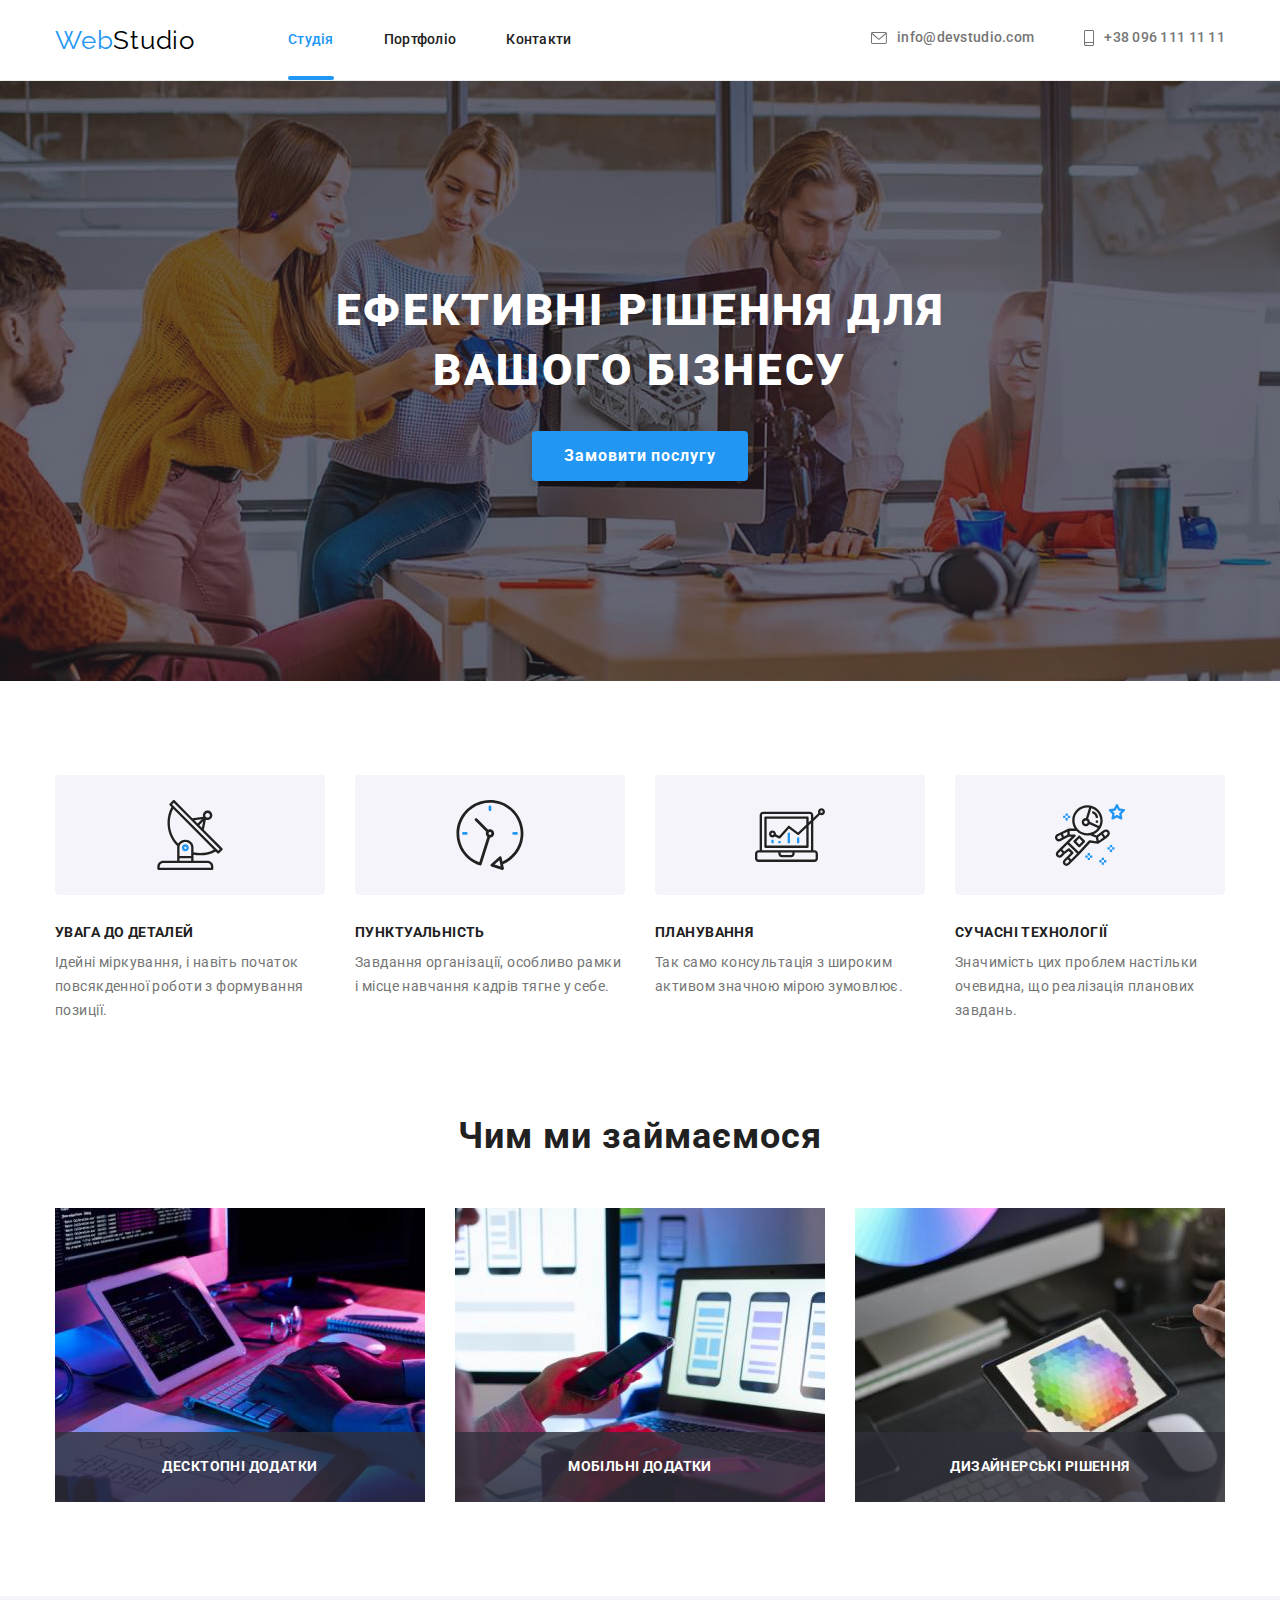
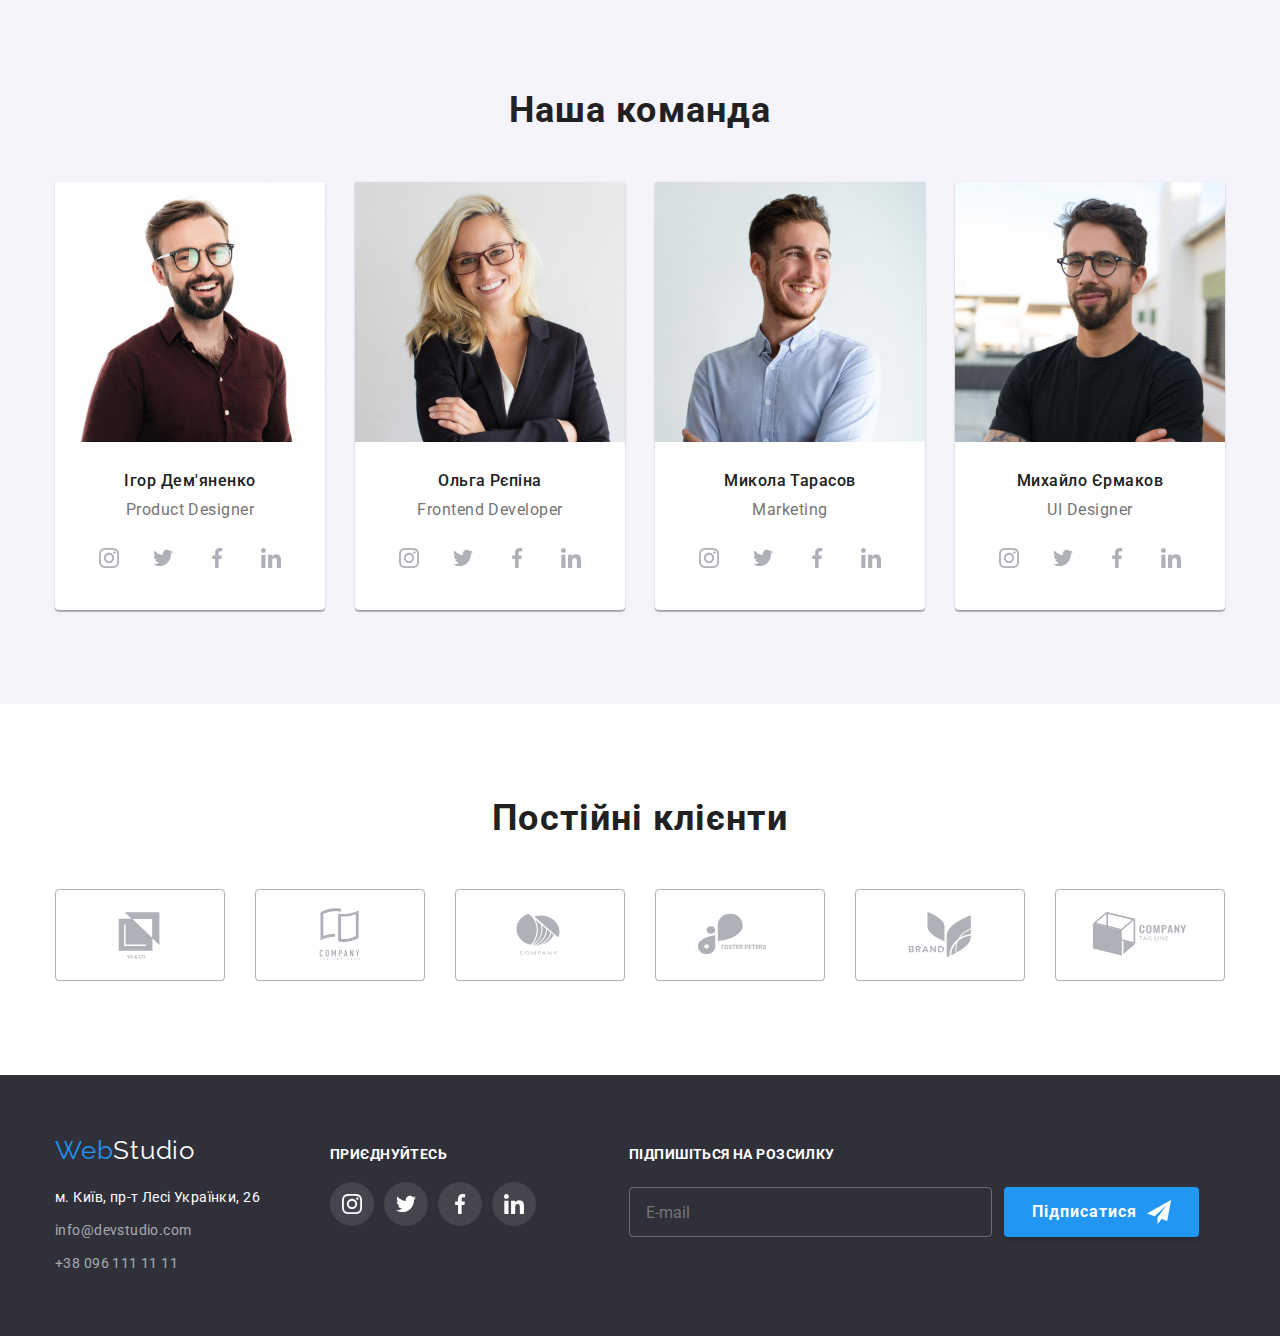
<file: index.html>
<!DOCTYPE html>
<html lang="uk">
  <head>
    <meta charset="UTF-8" />
    <meta http-equiv="X-UA-Compatible" content="IE=edge" />
    <meta name="viewport" content="width=device-width, initial-scale=1.0" />
    <link rel="preconnect" href="https://fonts.googleapis.com" />
    <link rel="preconnect" href="https://fonts.gstatic.com" crossorigin />
    <link
      href="https://fonts.googleapis.com/css2?family=Raleway:wght@700&family=Roboto:wght@400;500;700;900&display=swap"
      rel="stylesheet"
    />
    <link
      rel="stylesheet"
      href="https://cdnjs.cloudflare.com/ajax/libs/modern-normalize/1.1.0/modern-normalize.min.css"
    />
    <link rel="stylesheet" href="./css/main.min.css" />
    <title>Студія</title>
  </head>
  <body>
    <header class="header">
      <div class="container">
        <nav class="site-nav">
          <a href="./index.html" class="logo">Web<span class="label">Studio</span></a>
          <ul class="site-nav__list list-none">
            <li class="site-nav__item"><a href="./index.html" class="site-nav__link site-nav__link--current">Студія</a></li>
            <li class="site-nav__item"><a href="./portfolio.html" class="site-nav__link">Портфоліо</a></li>
            <li class="site-nav__item"><a href="" class="site-nav__link">Контакти</a></li>
          </ul>
          <ul class="contact-list list-none">
            <li class="contact-list__item item">
              <a href="mailto:info@devstudio.com" class="contact-list__link">
                <svg width="16" height="12" class="contact-list__icon">
                  <use href="./images/icons.svg#icon-envelope"></use></svg
                >info@devstudio.com</a
              >
            </li>
            <li class="contact-list__item item">
              <a href="tel:+380961111111" class="contact-list__link">
                <svg width="10" height="16" class="contact-list__icon">
                  <use href="./images/icons.svg#icon-smartphone"></use></svg
                >+38 096 111 11 11</a
              >
            </li>
          </ul>
        </nav>
      </div>
    </header>
    <main>
      <section class="hero">
        <div class="hero__container">
          <h1 class="hero__title">
            Ефективні рішення для <br />
            вашого бізнесу
          </h1>
          <button type="button" class="hero__button" data-modal-open >Замовити послугу</button>
        </div>
      </section>
      <section class="ideology section">
        <div class="container">
          <h2 class="ideology__title">Ідеологія компанії</h2>
          <ul class="ideology__list list-none">
            <li class="ideology__item">
              <div class="ideology__container">
                <svg width="70" height="70" class="ideology-icon">
                  <use href="./images/icons.svg#icon-antenna"></use>
                </svg>
              </div>
              <h3 class="ideology__subtitle">УВАГА ДО ДЕТАЛЕЙ</h3>
              <p class="ideology__text">Ідейні міркування, і навіть початок повсякденної роботи з формування позиції.</p>
            </li>
            <li class="ideology__item">
              <div class="ideology__container">
                <svg width="70" height="70" class="ideology-icon">
                  <use href="./images/icons.svg#icon-clock"></use>
                </svg>
              </div>
              <h3 class="ideology__subtitle">ПУНКТУАЛЬНІСТЬ</h3>
              <p class="ideology__text">Завдання організації, особливо рамки і місце навчання кадрів тягне у себе.</p>
            </li>
            <li class="ideology__item">
              <div class="ideology__container">
                <svg width="70" height="70" class="ideology-icon">
                  <use href="./images/icons.svg#icon-diagram"></use>
                </svg>
              </div>
              <h3 class="ideology__subtitle">ПЛАНУВАННЯ</h3>
              <p class="ideology__text">Так само консультація з широким активом значною мірою зумовлює.</p>
            </li>
            <li class="ideology__item">
              <div class="ideology__container">
                <svg width="70" height="70" class="ideology-icon">
                  <use href="./images/icons.svg#icon-astronaut"></use>
                </svg>
              </div>
              <h3 class="ideology__subtitle">СУЧАСНІ ТЕХНОЛОГІЇ</h3>
              <p class="ideology__text">Значимість цих проблем настільки очевидна, що реалізація планових завдань.</p>
            </li>
          </ul>
        </div>
      </section>
      <section class="work section">
        <div class="container">
          <h2 class="work__title">Чим ми займаємося</h2>
          <ul class="work__list list-none">
            <li class="item">
              <div class="work__thumb">
                <div class="work__overlay"><p class="work__text">Десктопні додатки</p></div>
                <img src="./images/box1.jpg" alt="Десктопні додатки" width="370" class="work-image" />
            </div>
            </li>
            <li class="item">
              <div class="work__thumb">
                <div class="work__overlay"><p class="work__text">Мобільні додатки</p></div>
                <img src="./images/box2.jpg" alt="Мобільні додатки" width="370" class="work-image" />
            </div>
            </li>
            <li class="item">
            <div class="work__thumb">
              <div class="work__overlay"><p class="work__text">Дизайнерські рішення</p></div>
              <img src="./images/box3.jpg" alt="Дизайнерські рішення" width="370" class="work-image" />
            </li>
            </div>
          </ul>
        </div>
      </section>
      <section class="team section">
        <div class="container">
          <h2 class="team__title">Наша команда</h2>
          <ul class="team__list list-none">
            <li class="item">
              <div class="team__card">
                <img src="./images/img1.jpg" alt="працівник" width="270" />
                <div class="team__content">
                  <h3 class="team__subtitle">Ігор Дем'яненко</h3>
                  <p class="team__text">Product Designer</p>
                  <ul class="soc-list list-none">
                    <li class="soc-list__item">
                      <a href="" class="soc-list__link">
                        <svg width="20" height="20" class="soc-list__icons">
                          <use href="./images/icons.svg#icon-instagram"></use>
                        </svg>
                      </a>
                    </li>
                    <li class="soc-list__item">
                      <a href="" class="soc-list__link">
                        <svg width="20" height="20" class="soc-list__icons">
                          <use href="./images/icons.svg#icon-twitter"></use>
                        </svg>
                      </a>
                    </li>
                    <li class="soc-list__item">
                      <a href="" class="soc-list__link">
                        <svg width="20" height="20" class="soc-list__icons">
                          <use href="./images/icons.svg#icon-facebook"></use>
                        </svg>
                      </a>
                    </li>
                    <li class="soc-list__item">
                      <a href="" class="soc-list__link">
                        <svg width="20" height="20" class="soc-list__icons">
                          <use href="./images/icons.svg#icon-linkedin"></use>
                        </svg>
                      </a>
                    </li>
                  </ul>
                </div>
              </div>
            </li>
            <li class="item">
              <div class="team__card">
                <img src="./images/img2.jpg" alt="працівник" width="270" />
                <div class="team__content">
                  <h3 class="team__subtitle">Ольга Рєпіна</h3>
                  <p class="team__text">Frontend Developer</p>
                  <ul class="soc-list list-none">
                    <li class="soc-list__item">
                      <a href="" class="soc-list__link">
                        <svg width="20" height="20" class="soc-list__icons">
                          <use href="./images/icons.svg#icon-instagram"></use>
                        </svg>
                      </a>
                    </li>
                    <li class="soc-list__item">
                      <a href="" class="soc-list__link">
                        <svg width="20" height="20" class="soc-list__icons">
                          <use href="./images/icons.svg#icon-twitter"></use>
                        </svg>
                      </a>
                    </li>
                    <li class="soc-list__item">
                      <a href="" class="soc-list__link">
                        <svg width="20" height="20" class="soc-list__icons">
                          <use href="./images/icons.svg#icon-facebook"></use>
                        </svg>
                      </a>
                    </li>
                    <li class="soc-list__item">
                      <a href="" class="soc-list__link">
                        <svg width="20" height="20" class="soc-list__icons">
                          <use href="./images/icons.svg#icon-linkedin"></use>
                        </svg>
                      </a>
                    </li>
                  </ul>
                </div>
              </div>
            </li>
            <li class="item">
              <div class="team__card">
                <img src="./images/img3.jpg" alt="працівник" width="270" />
                <div class="team__content">
                  <h3 class="team__subtitle">Микола Тарасов</h3>
                  <p class="team__text">Marketing</p>
                  <ul class="soc-list list-none">
                    <li class="soc-list__item">
                      <a href="" class="soc-list__link">
                        <svg width="20" height="20" class="soc-list__icons">
                          <use href="./images/icons.svg#icon-instagram"></use>
                        </svg>
                      </a>
                    </li>
                    <li class="soc-list__item">
                      <a href="" class="soc-list__link">
                        <svg width="20" height="20" class="soc-list__icons">
                          <use href="./images/icons.svg#icon-twitter"></use>
                        </svg>
                      </a>
                    </li>
                    <li class="soc-list__item">
                      <a href="" class="soc-list__link">
                        <svg width="20" height="20" class="soc-list__icons">
                          <use href="./images/icons.svg#icon-facebook"></use>
                        </svg>
                      </a>
                    </li>
                    <li class="soc-list__item">
                      <a href="" class="soc-list__link">
                        <svg width="20" height="20" class="soc-list__icons">
                          <use href="./images/icons.svg#icon-linkedin"></use>
                        </svg>
                      </a>
                    </li>
                  </ul>
                </div>
              </div>
            </li>
            <li class="item">
              <div class="team__card">
                <img src="./images/img4.jpg" alt="працівник" width="270" />
                <div class="team__content">
                  <h3 class="team__subtitle">Михайло Єрмаков</h3>
                  <p class="team__text">UI Designer</p>
                  <ul class="soc-list list-none">
                    <li class="soc-list__item">
                      <a href="" class="soc-list__link">
                        <svg width="20" height="20" class="soc-list__icons">
                          <use href="./images/icons.svg#icon-instagram"></use>
                        </svg>
                      </a>
                    </li>
                    <li class="soc-list__item">
                      <a href="" class="soc-list__link">
                        <svg width="20" height="20" class="soc-list__icons">
                          <use href="./images/icons.svg#icon-twitter"></use>
                        </svg>
                      </a>
                    </li>
                    <li class="soc-list__item">
                      <a href="" class="soc-list__link">
                        <svg width="20" height="20" class="soc-list__icons">
                          <use href="./images/icons.svg#icon-facebook"></use>
                        </svg>
                      </a>
                    </li>
                    <li class="soc-list__item">
                      <a href="" class="soc-list__link">
                        <svg width="20" height="20" class="soc-list__icons">
                          <use href="./images/icons.svg#icon-linkedin"></use>
                        </svg>
                      </a>
                    </li>
                  </ul>
                </div>
              </div>
            </li>
          </ul>
        </div>
      </section>
      <section class="company section">
        <div class="container">
          <h2 class="company__title">Постійні клієнти</h2>
          <ul class="company__list list-none">
            <li class="company__item">
              <a href="" class="company__container"
                ><svg width="106" height="60" class="company__icon">
                  <use href="./images/icons.svg#icon-logo1"></use></svg
              ></a>
            </li>
            <li class="company__item">
              <a href="" class="company__container"
                ><svg width="106" height="60" class="company__icon">
                  <use href="./images/icons.svg#icon-logo2"></use></svg
              ></a>
            </li>
            <li class="company__item">
              <a href="" class="company__container"
                ><svg width="106" height="60" class="company__icon">
                  <use href="./images/icons.svg#icon-logo3"></use></svg
              ></a>
            </li>
            <li class="company__item">
              <a href="" class="company__container"
                ><svg width="106" height="60" class="company__icon">
                  <use href="./images/icons.svg#icon-logo4"></use></svg
              ></a>
            </li>
            <li class="company__item">
              <a href="" class="company__container"
                ><svg width="106" height="60" class="company__icon">
                  <use href="./images/icons.svg#icon-logo5"></use></svg
              ></a>
            </li>
            <li class="company__item">
              <a href="" class="company__container"
                ><svg width="106" height="60" class="company__icon">
                  <use href="./images/icons.svg#icon-logo6"></use></svg
              ></a>
            </li>
          </ul>
        </div>
      </section>
      <div class="backdrop is-hidden" data-modal >
        <div class="modal">
          <button class="modal__button" data-modal-close ><svg width="18" height="18" class="modal__icon">
            <use href="./images/icons.svg#icon-close1"></use></svg></button>
            <h2 class="modal__title">Залиште свої дані, ми вам передзвонимо</h2>
            <form name="call-form" class="call-form">
                <div class="call-form__field">
                  <label for="name">Ім'я</label>
                  <input type="text" name="name" id="name" placeholder=" "><svg width="18" height="18" class="call-form__icon">
                    <use href="./images/icons.svg#icon-person"></use></svg>
                </div>
                <div class="call-form__field">
                  <label for="tel">Телефон</label>
                  <input type="tel" name="tel" id="tel" placeholder=" "><svg width="18" height="18" class="call-form__icon">
                    <use href="./images/icons.svg#icon-phone"></use></svg>
                </div>
                <div class="call-form__field">
                  <label for="email">Пошта</label>
                  <input type="email" name="email" id="email" placeholder=" "><svg width="18" height="18" class="call-form__icon">
                    <use href="./images/icons.svg#icon-email"></use></svg>
                </div>
                <div class="call-form__field">
                  <label for="coment">Коментар</label>
                  <textarea name="coment" id="coment" rows="5" placeholder="Введіть текст"></textarea>
                </div>
              <div class="call-form__check-field">
                <label for="policy">
                <input type="checkbox" name="policy" id="policy" class="call-form__checkbox"><span class="call-form__checkbox-icon"></span>
                Погоджуюся з розсилкою та приймаю <a href="" class="call-form__policy-text">Умови договору</a>
                </label>
              </div>
              <div class="div-button">
                <button type="submit" class="call-form__button">Відправити</button>
              </div>
            </form>
        </div>
      </div>
    </main>
    <footer class="footer">
      <div class="container flex-container">
        <div class="footer__div">
          <a href="./index.html" class="logo footer__logo">Web<span class="label label--white">Studio</span></a>
          <address class="adress">
            <ul class="adress__list list-none">
              <li class="adress__item">
                <a
                  href="https://goo.gl/maps/jvyQEoxhQixPXmaCA"
                  target="_blank"
                  rel="noopener norederrer nofollow"
                  class="adress__map"
                  >м. Київ, пр-т Лесі Українки, 26<br
                /></a>
              </li>
              <li class="adress__item">
                <a href="mailto:info@devstudio.com" class="adress__contact">info@devstudio.com</a
                ><br />
              </li>
              <li class="adress__item">
                <a href="tel:+380961111111" class="adress__contact">+38 096 111 11 11</a>
              </li>
            </ul>
          </address>
        </div>
        <div class="soc-container">
          <h3 class="soc-container__title">Приєднуйтесь</h3>
          <ul class="soc-list list-none">
            <li class="soc-list__item">
              <a href="" class="soc-list__link soc-list__link--dark"
                ><svg width="20" height="20" class="soc-list__icons">
                  <use href="./images/icons.svg#icon-instagram"></use></svg
              ></a>
            </li>
            <li class="soc-list__item">
              <a href="" class="soc-list__link soc-list__link--dark"
                ><svg width="20" height="20" class="soc-list__icons">
                  <use href="./images/icons.svg#icon-twitter"></use></svg
              ></a>
            </li>
            <li class="soc-list__item">
              <a href="" class="soc-list__link soc-list__link--dark"
                ><svg width="20" height="20" class="soc-list__icons">
                  <use href="./images/icons.svg#icon-facebook"></use></svg
              ></a>
            </li>
            <li class="soc-list__item">
              <a href="" class="soc-list__link soc-list__link--dark"
                ><svg width="20" height="20" class="soc-list__icons">
                  <use href="./images/icons.svg#icon-linkedin"></use></svg
              ></a>
            </li>
          </ul>
        </div>
        <form name="subscribe-form" class="subscribe-form">
            <div class="subscribe-form__field">
              <label for="email" class="subscribe-form__label">Підпишіться на розсилку</label>
              <input type="email" placeholder="E-mail" class="subscribe-form__input">
            </div>
              <button type="submit" class="subscribe-form__button">Підписатися<svg width="24" height="24" class="subscribe-form__icon">
                <use href="./images/icons.svg#icon-send"></use></svg>
              </button>
        </form>
      </div>
    </footer>
    <script src="./js/modal.js"></script>
  </body>
</html>
</file>
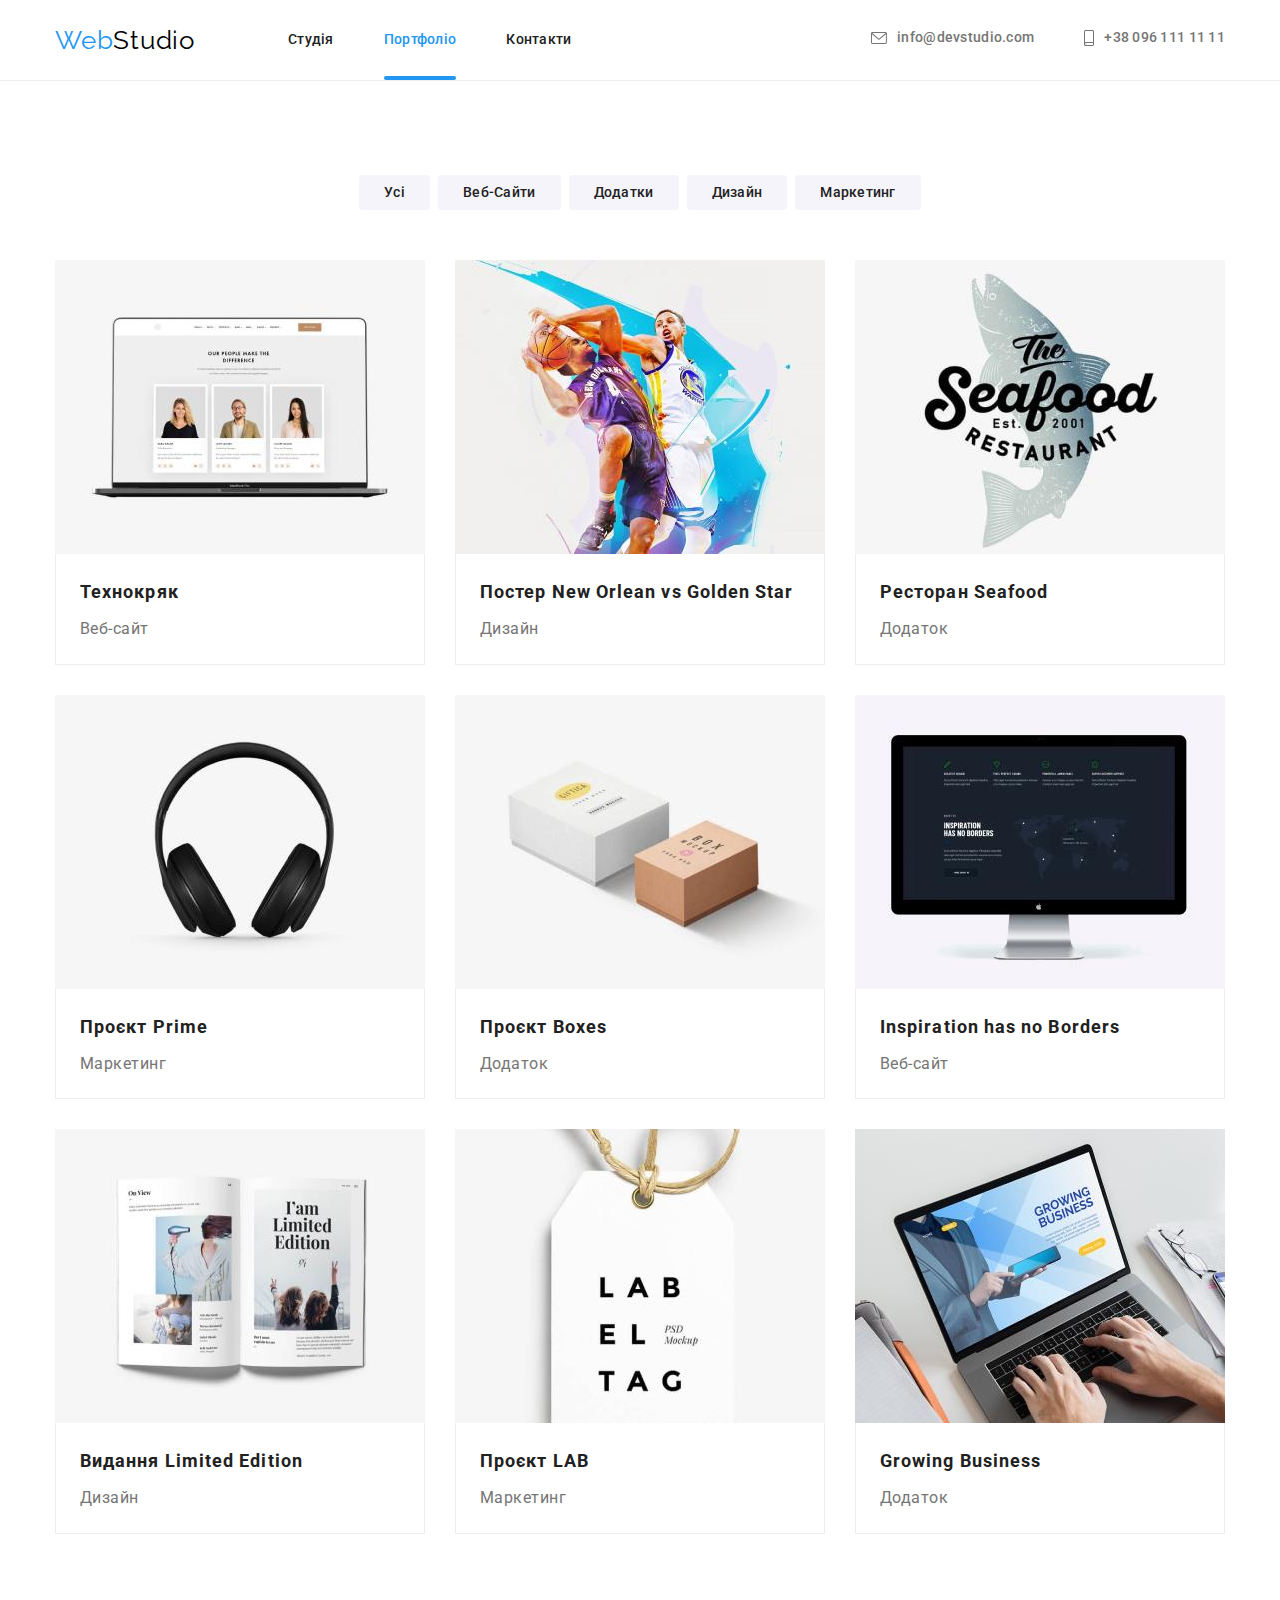
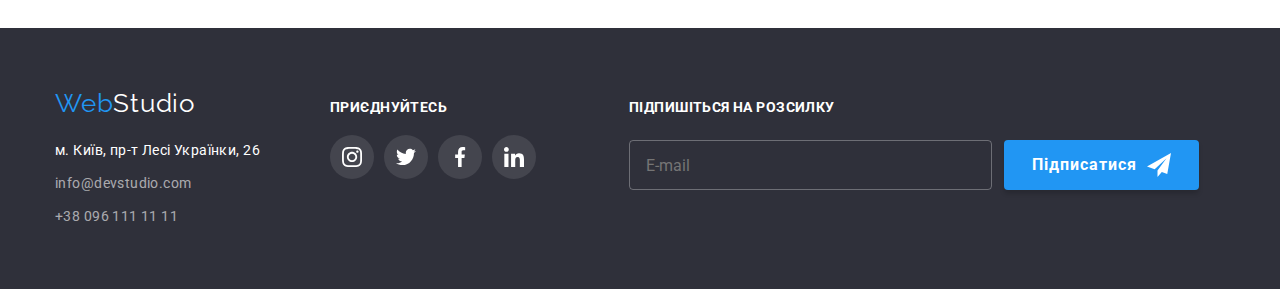
<file: portfolio.html>
<!DOCTYPE html>
<html lang="uk">
  <head>
    <meta charset="UTF-8" />
    <meta http-equiv="X-UA-Compatible" content="IE=edge" />
    <meta name="viewport" content="width=device-width, initial-scale=1.0" />
    <link rel="preconnect" href="https://fonts.googleapis.com" />
    <link rel="preconnect" href="https://fonts.gstatic.com" crossorigin />
    <link
      href="https://fonts.googleapis.com/css2?family=Raleway:wght@700&family=Roboto:wght@400;500;700;900&display=swap"
      rel="stylesheet"
    />
    <link
      rel="stylesheet"
      href="https://cdnjs.cloudflare.com/ajax/libs/modern-normalize/1.1.0/modern-normalize.min.css"
    />
    <link rel="stylesheet" href="./css/main.min.css" />
    <title>Портфоліо</title>
  </head>
  <body>
    <header class="header">
      <div class="container">
        <nav class="site-nav">
          <a href="./index.html" class="logo">Web<span class="label">Studio</span></a>
          <ul class="site-nav__list list-none">
            <li class="site-nav__item"><a href="./index.html" class="site-nav__link">Студія</a></li>
            <li class="site-nav__item"><a href="./portfolio.html" class="site-nav__link site-nav__link--current">Портфоліо</a></li>
            <li class="site-nav__item"><a href="" class="site-nav__link">Контакти</a></li>
          </ul>
          <ul class="contact-list list-none">
            <li class="contact-list__item item">
              <a href="mailto:info@devstudio.com" class="contact-list__link">
                <svg width="16" height="12" class="contact-list__icon">
                  <use href="./images/icons.svg#icon-envelope"></use></svg
                >info@devstudio.com</a
              >
            </li>
            <li class="contact-list__item item">
              <a href="tel:+380961111111" class="contact-list__link">
                <svg width="10" height="16" class="contact-list__icon">
                  <use href="./images/icons.svg#icon-smartphone"></use></svg
                >+38 096 111 11 11</a
              >
            </li>
          </ul>
        </nav>
      </div>
    </header>
    <main>
      <section class="section">
        <div class="container">
          <ul class="filter list-none">
            <li class="item">
              <button type="button" class="filter__button">Усі</button>
            </li>
            <li class="item">
              <button type="button" class="filter__button">Веб-Сайти</button>
            </li>
            <li class="item">
              <button type="button" class="filter__button">Додатки</button>
            </li>
            <li class="item">
              <button type="button" class="filter__button">Дизайн</button>
            </li>
            <li class="item">
              <button type="button" class="filter__button">Маркетинг</button>
            </li>
          </ul>
          <ul class="product list-none">
            <li class="product__item">
              <div class="product__thumb">
                  <img src="./images/img5.jpg" alt="ноутбук з сайтом" width="370" />
                  <div class="product__overlay"><p>Ресурс пропонує комплексні пропозиції з різним рівнем функціоналу та сервісів. Все це дозволить відвідувачу отримати вичерпні відомості про компанію чи приватну особу.</p>
                  </div>
                </div>
                <div class="product__content">
                  <h3>Технокряк</h3>
                  <p class="product__text" >Веб-сайт</p>
                </div>
            </li>
            <li class="product__item">
              <div class="product__thumb">
                <img src="./images/img6.jpg" alt="постер з волейболістами" width="370" />
                <div class="product__overlay"><p>Ресурс пропонує комплексні пропозиції з різним рівнем функціоналу та сервісів. Все це дозволить відвідувачу отримати вичерпні відомості про компанію чи приватну особу.</p>
                </div>
              </div>
                <div class="product__content">
                  <h3>Постер <span lang="en">New Orlean vs Golden Star</span></h3>
                  <p class="product__text" >Дизайн</p>
                </div>
            </li>
            <li class="product__item">
              <div class="product__thumb">
                <img src="./images/img7.jpg" alt="логотип ресторану" width="370" />
                <div class="product__overlay"><p>Ресурс пропонує комплексні пропозиції з різним рівнем функціоналу та сервісів. Все це дозволить відвідувачу отримати вичерпні відомості про компанію чи приватну особу.</p>
                </div>
              </div>
                <div class="product__content">
                  <h3>Ресторан <span lang="en">Seafood</span></h3>
                  <p class="product__text" >Додаток</p>
                </div>
            </li>
            <li class="product__item">
              <div class="product__thumb">
                <img src="./images/img8.jpg" alt="навушники" width="370" />
                <div class="product__overlay"><p>Ресурс пропонує комплексні пропозиції з різним рівнем функціоналу та сервісів. Все це дозволить відвідувачу отримати вичерпні відомості про компанію чи приватну особу.</p>
                </div>
              </div>
                <div class="product__content">
                  <h3>Проєкт <span lang="en">Prime</span></h3>
                  <p class="product__text" >Маркетинг</p>
                </div>
            </li>
            <li class="product__item">
              <div class="product__thumb">
                <img src="./images/img9.jpg" alt="коробки" width="370" />
                <div class="product__overlay"><p>Ресурс пропонує комплексні пропозиції з різним рівнем функціоналу та сервісів. Все це дозволить відвідувачу отримати вичерпні відомості про компанію чи приватну особу.</p>
                </div>
              </div>
                <div class="product__content">
                  <h3>Проєкт <span lang="en">Boxes</span></h3>
                  <p class="product__text" >Додаток</p>
                </div>
            </li>
            <li class="product__item">
              <div class="product__thumb">
                <img src="./images/img10.jpg" alt="монітор" width="370" />
                <div class="product__overlay"><p>Ресурс пропонує комплексні пропозиції з різним рівнем функціоналу та сервісів. Все це дозволить відвідувачу отримати вичерпні відомості про компанію чи приватну особу.</p>
                </div>
              </div>
                <div class="product__content">
                  <h3><span lang="en">Inspiration has no Borders</span></h3>
                  <p class="product__text" >Веб-сайт</p>
                </div>
            </li>
            <li class="product__item">
              <div class="product__thumb">
                <img src="./images/img11.jpg" alt="книга" width="370" />
                <div class="product__overlay"><p>Ресурс пропонує комплексні пропозиції з різним рівнем функціоналу та сервісів. Все це дозволить відвідувачу отримати вичерпні відомості про компанію чи приватну особу.</p>
                </div>
              </div>
                <div class="product__content">
                  <h3>Видання <span lang="en">Limited Edition</span></h3>
                  <p class="product__text" >Дизайн</p>
                </div>
            </li>
            <li class="product__item">
              <div class="product__thumb">
                <img src="./images/img12.jpg" alt="бірка" width="370" />
                <div class="product__overlay"><p>Ресурс пропонує комплексні пропозиції з різним рівнем функціоналу та сервісів. Все це дозволить відвідувачу отримати вичерпні відомості про компанію чи приватну особу.</p>
                </div>
              </div>
                <div class="product__content">
                  <h3>Проєкт <span lang="en">LAB</span></h3>
                  <p class="product__text" >Маркетинг</p>
                </div>
            </li>
            <li class="product__item">
              <div class="product__thumb">
                <img src="./images/img13.jpg" alt="ноутбук зі слайдом" width="370" />
                <div class="product__overlay"><p>Ресурс пропонує комплексні пропозиції з різним рівнем функціоналу та сервісів. Все це дозволить відвідувачу отримати вичерпні відомості про компанію чи приватну особу.</p>
                </div>
              </div>
                <div class="product__content">
                  <h3><span lang="en">Growing Business</span></h3>
                  <p class="product__text" >Додаток</p>
                </div>
            </li>
          </ul>
        </div>
      </section>
    </main>
    <footer class="footer">
      <div class="container flex-container">
        <div class="footer__div">
          <a href="./index.html" class="logo footer__logo">Web<span class="label label--white">Studio</span></a>
          <address class="adress">
            <ul class="adress__list list-none">
              <li class="adress__item">
                <a
                  href="https://goo.gl/maps/jvyQEoxhQixPXmaCA"
                  target="_blank"
                  rel="noopener norederrer nofollow"
                  class="adress__map"
                  >м. Київ, пр-т Лесі Українки, 26<br
                /></a>
              </li>
              <li class="adress__item">
                <a href="mailto:info@devstudio.com" class="adress__contact">info@devstudio.com</a
                ><br />
              </li>
              <li class="adress__item">
                <a href="tel:+380961111111" class="adress__contact">+38 096 111 11 11</a>
              </li>
            </ul>
          </address>
        </div>
        <div class="soc-container">
          <h3 class="soc-container__title">Приєднуйтесь</h3>
          <ul class="soc-list list-none">
            <li class="soc-list__item">
              <a href="" class="soc-list__link soc-list__link--dark"
                ><svg width="20" height="20" class="soc-list__icons">
                  <use href="./images/icons.svg#icon-instagram"></use></svg
              ></a>
            </li>
            <li class="soc-list__item">
              <a href="" class="soc-list__link soc-list__link--dark"
                ><svg width="20" height="20" class="soc-list__icons">
                  <use href="./images/icons.svg#icon-twitter"></use></svg
              ></a>
            </li>
            <li class="soc-list__item">
              <a href="" class="soc-list__link soc-list__link--dark"
                ><svg width="20" height="20" class="soc-list__icons">
                  <use href="./images/icons.svg#icon-facebook"></use></svg
              ></a>
            </li>
            <li class="soc-list__item">
              <a href="" class="soc-list__link soc-list__link--dark"
                ><svg width="20" height="20" class="soc-list__icons">
                  <use href="./images/icons.svg#icon-linkedin"></use></svg
              ></a>
            </li>
          </ul>
        </div>
        <form name="subscribe-form" class="subscribe-form">
            <div class="subscribe-form__field">
              <label for="email" class="subscribe-form__label">Підпишіться на розсилку</label>
              <input type="email" placeholder="E-mail" class="subscribe-form__input">
            </div>
              <button type="submit" class="subscribe-form__button">Підписатися<svg width="24" height="24" class="subscribe-form__icon">
                <use href="./images/icons.svg#icon-send"></use></svg>
              </button>
        </form>
      </div>
    </footer>
  </body>
</html>
</file>
<file: css/main.min.css>
body{font-family:"Roboto","Raleway",sans-serif;color:#212121;background-color:#fff}p,h1,h2,h3,h4{margin:0px}ul,ol{margin:0px;padding-left:0px}img{display:block;max-width:100%;height:auto}.container{width:1200px;margin:0 auto;padding:0px 15px}.hero__container{max-width:1600px;margin-left:auto;margin-right:auto;padding:200px 0px;background-image:-webkit-gradient(linear, left top, left bottom, from(rgba(47, 48, 58, 0.4)), to(rgba(47, 48, 58, 0.4))),url(../images/hero.jpg);background-image:linear-gradient(rgba(47, 48, 58, 0.4), rgba(47, 48, 58, 0.4)),url(../images/hero.jpg);background-repeat:no-repeat;background-size:cover;background-position:center}.section{padding-top:94px;padding-bottom:94px;background-color:#fff}.list-none{list-style-type:none}.header{background-color:#fff;border-bottom:1px solid #ececec}.site-nav{display:-webkit-box;display:-ms-flexbox;display:flex;-webkit-box-align:center;-ms-flex-align:center;align-items:center}.site-nav__list{padding:0;margin-left:93px;display:-webkit-box;display:-ms-flexbox;display:flex}.site-nav__item:not(:last-child){margin-right:50px}.site-nav__link{font-weight:500;font-size:14px;line-height:1.14;letter-spacing:.02em;text-decoration:none;color:#212121;display:block;padding-top:32px;padding-bottom:32px;position:relative;-webkit-transition:color 250ms cubic-bezier(0.4, 0, 0.2, 1);transition:color 250ms cubic-bezier(0.4, 0, 0.2, 1)}.site-nav__link:hover,.site-nav__link:focus{color:#2196f3}.site-nav__link--current{color:#2196f3}.site-nav__link--current::after{position:absolute;width:100%;height:4px;background-color:#2196f3;content:"";border-radius:2px;left:0px;bottom:0px}.contact-list{margin-left:auto;display:-webkit-box;display:-ms-flexbox;display:flex}.contact-list__item+.item{margin-left:50px}.contact-list__link{font-weight:500;font-size:14px;line-height:1.14;letter-spacing:.02em;color:#757575;text-decoration:none;display:-webkit-inline-box;display:-ms-inline-flexbox;display:inline-flex;-webkit-box-pack:center;-ms-flex-pack:center;justify-content:center;-webkit-box-align:center;-ms-flex-align:center;align-items:center;-webkit-transition:color 250ms cubic-bezier(0.4, 0, 0.2, 1);transition:color 250ms cubic-bezier(0.4, 0, 0.2, 1)}.contact-list__link:hover,.contact-list__link:focus{color:#2196f3}.contact-list__icon{margin-right:10px;fill:currentColor}.logo{font-family:"Raleway";font-size:26px;line-height:1.19;letter-spacing:.03em;color:#2196f3;text-decoration:none;display:block}.footer__logo{margin-bottom:20px}.label{color:#000}.label--white{color:#fff}.backdrop{position:fixed;top:0;left:0;width:100%;height:100%;background-color:rgba(0,0,0,.2);opacity:1;-webkit-transition:opacity 750ms cubic-bezier(0.4, 0, 0.2, 1);transition:opacity 750ms cubic-bezier(0.4, 0, 0.2, 1)}.backdrop.is-hidden{opacity:0;pointer-events:none}.modal{position:absolute;top:50%;left:50%;-webkit-transform:translate(-50%, -50%) scale(1);transform:translate(-50%, -50%) scale(1);-webkit-box-shadow:0px 1px 3px rgba(0,0,0,.12),0px 1px 1px rgba(0,0,0,.14),0px 2px 1px rgba(0,0,0,.2);box-shadow:0px 1px 3px rgba(0,0,0,.12),0px 1px 1px rgba(0,0,0,.14),0px 2px 1px rgba(0,0,0,.2);border-radius:4px;min-width:528px;min-height:581px;background-color:#fff;-webkit-transition-property:scale;transition-property:scale;-webkit-transition-duration:750ms;transition-duration:750ms;-webkit-transition-timing-function:cubic-bezier(0.4, 0, 0.2, 1);transition-timing-function:cubic-bezier(0.4, 0, 0.2, 1)}.backdrop.is-hidden .modal{-webkit-transform:translate(-50%, -50%) scale(0.9);transform:translate(-50%, -50%) scale(0.9)}.modal__icon{padding:6px,6px}.modal__button{position:absolute;top:8px;right:8px;display:-webkit-box;display:-ms-flexbox;display:flex;-webkit-box-align:center;-ms-flex-align:center;align-items:center;-webkit-box-pack:center;-ms-flex-pack:center;justify-content:center;width:30px;height:30px;background:#fff;border:1px solid rgba(0,0,0,.1);border-radius:50%;cursor:pointer;-webkit-transition:fill 250ms cubic-bezier(0.4, 0, 0.2, 1);transition:fill 250ms cubic-bezier(0.4, 0, 0.2, 1)}.modal__button:hover,.modal__button:focus{fill:#2196f3}.modal__title{padding-top:40px;padding-left:40px;padding-right:40px;margin-bottom:12px;font-size:20px;line-height:1.15;text-align:center;letter-spacing:.03em;color:#212121}.call-form{margin-left:auto;margin-right:auto;width:448px}.call-form__field{position:relative;margin-bottom:10px;display:-webkit-box;display:-ms-flexbox;display:flex;-webkit-box-orient:vertical;-webkit-box-direction:normal;-ms-flex-direction:column;flex-direction:column}.call-form__field input{height:40px;padding:12px 42px;margin:0;border:1px solid rgba(33,33,33,.2);border-radius:4px;-webkit-transition:border 250ms cubic-bezier(0.4, 0, 0.2, 1);transition:border 250ms cubic-bezier(0.4, 0, 0.2, 1);outline:none}.call-form__field input:hover,.call-form__field input:focus{border:1px solid #2196f3}.call-form__field label{margin-bottom:4px;font-size:12px;line-height:1.16;letter-spacing:.01em;border-color:#757575}.call-form__icon{position:absolute;fill:#212121;left:12px;bottom:11px;-webkit-transition:fill 250ms cubic-bezier(0.4, 0, 0.2, 1);transition:fill 250ms cubic-bezier(0.4, 0, 0.2, 1)}.call-form__field input:hover+.call-form__icon,.call-form__field input:focus+.call-form__icon{fill:#2196f3}.call-form__field textarea{height:120px;resize:none;padding:12px 16px;margin:0;border:1px solid rgba(33,33,33,.2);border-radius:4px;-webkit-transition:border-color 250ms cubic-bezier(0.4, 0, 0.2, 1);transition:border-color 250ms cubic-bezier(0.4, 0, 0.2, 1);outline:none}.call-form__field textarea:hover,.call-form__field textarea:focus{border-color:#2196f3}.call-form__field textarea::-webkit-input-placeholder{font-size:12px;line-height:1.16;letter-spacing:.01em;color:rgba(117,117,117,.5)}.call-form__field textarea::-moz-placeholder{font-size:12px;line-height:1.16;letter-spacing:.01em;color:rgba(117,117,117,.5)}.call-form__field textarea:-ms-input-placeholder{font-size:12px;line-height:1.16;letter-spacing:.01em;color:rgba(117,117,117,.5)}.call-form__field textarea::-ms-input-placeholder{font-size:12px;line-height:1.16;letter-spacing:.01em;color:rgba(117,117,117,.5)}.call-form__field textarea::placeholder{font-size:12px;line-height:1.16;letter-spacing:.01em;color:rgba(117,117,117,.5)}.call-form__check-field{margin-top:20px;margin-bottom:30px}.call-form__check-field label{display:-webkit-box;display:-ms-flexbox;display:flex;-webkit-box-align:center;-ms-flex-align:center;align-items:center;font-size:14px;line-height:1.71;letter-spacing:.03em;color:#757575;margin-left:7px}.call-form__checkbox{-webkit-appearance:none;-moz-appearance:none;appearance:none}.call-form__checkbox-icon{display:inline-block;width:16px;height:15px;border:2px solid #212121;border-radius:4px;margin-right:7px}.call-form__checkbox:checked+.call-form__checkbox-icon{background-image:url(../images/icon-check.svg);background-size:contain;background-origin:border-box;border-color:#2196f3;background-color:#2196f3}.div-button{text-align:center}.call-form__button{background:#2196f3;-webkit-box-shadow:0px 4px 4px rgba(0,0,0,.15);box-shadow:0px 4px 4px rgba(0,0,0,.15);border-radius:4px;padding:10px 52px;font-weight:700;font-size:16px;line-height:1.88;letter-spacing:.06em;color:#fff;border:none;cursor:pointer;-webkit-transition:color 250ms cubic-bezier(0.4, 0, 0.2, 1),background-color 250ms cubic-bezier(0.4, 0, 0.2, 1),-webkit-box-shadow 250ms cubic-bezier(0.4, 0, 0.2, 1);transition:color 250ms cubic-bezier(0.4, 0, 0.2, 1),background-color 250ms cubic-bezier(0.4, 0, 0.2, 1),-webkit-box-shadow 250ms cubic-bezier(0.4, 0, 0.2, 1);transition:color 250ms cubic-bezier(0.4, 0, 0.2, 1),background-color 250ms cubic-bezier(0.4, 0, 0.2, 1),box-shadow 250ms cubic-bezier(0.4, 0, 0.2, 1);transition:color 250ms cubic-bezier(0.4, 0, 0.2, 1),background-color 250ms cubic-bezier(0.4, 0, 0.2, 1),box-shadow 250ms cubic-bezier(0.4, 0, 0.2, 1),-webkit-box-shadow 250ms cubic-bezier(0.4, 0, 0.2, 1)}.call-form__button:hover,.call-form__button:focus{color:#2196f3;background-color:#2196f3;-webkit-box-shadow:0px 3px 1px rgba(0,0,0,.1),0px 1px 2px rgba(0,0,0,.08),0px 2px 2px rgba(0,0,0,.12);box-shadow:0px 3px 1px rgba(0,0,0,.1),0px 1px 2px rgba(0,0,0,.08),0px 2px 2px rgba(0,0,0,.12)}.call-form__policy-text{position:relative;text-decoration:none;margin-left:5px}.call-form__policy-text::after{position:absolute;width:117px;height:1px;background-color:#2196f3;content:"";left:-5px;bottom:6px}.call-form__policy-text:visited{color:#2196f3}.hero{background-color:#2f303a;text-align:center}.hero__title{font-weight:900;font-size:44px;line-height:1.36;letter-spacing:.06em;text-transform:uppercase;margin-bottom:30px;color:#fff}.hero__button{font-weight:700;font-size:16px;font-family:"Roboto";line-height:1.88;letter-spacing:.06em;background-color:#2196f3;-webkit-box-shadow:0px 4px 4px rgba(0,0,0,.15);box-shadow:0px 4px 4px rgba(0,0,0,.15);border-radius:4px;color:#fff;border:none;padding:10px 32px;cursor:pointer;-webkit-transition:color 250ms cubic-bezier(0.4, 0, 0.2, 1),background-color 250ms cubic-bezier(0.4, 0, 0.2, 1);transition:color 250ms cubic-bezier(0.4, 0, 0.2, 1),background-color 250ms cubic-bezier(0.4, 0, 0.2, 1)}.hero__button:hover,.hero__button:focus{color:#fff;background-color:rgba(41,203,255,.6)}.ideology{padding-bottom:0px}.ideology__title{position:absolute;width:1px;height:1px;margin:-1px;border:0;padding:0;white-space:nowrap;-webkit-clip-path:inset(100%);clip-path:inset(100%);clip:rect(0 0 0 0);overflow:hidden}.ideology__subtitle{font-size:14px;line-height:1.14;letter-spacing:.03em;text-transform:uppercase;color:#212121;margin-bottom:10px}.ideology__list{display:-webkit-box;display:-ms-flexbox;display:flex}.ideology__item{width:270px}.ideology__item:not(:last-child){margin-right:30px}.ideology__text{font-size:14px;line-height:1.71;letter-spacing:.03em;color:#757575;margin-bottom:0;width:270px;margin-right:30px}.ideology__container{display:-webkit-box;display:-ms-flexbox;display:flex;height:120px;-webkit-box-pack:center;-ms-flex-pack:center;justify-content:center;-webkit-box-align:center;-ms-flex-align:center;align-items:center;margin-bottom:30px;background:#f5f4fa;border-radius:4px}.work__list{display:-webkit-box;display:-ms-flexbox;display:flex;-webkit-box-pack:justify;-ms-flex-pack:justify;justify-content:space-between}.work__title{font-size:36px;line-height:1.16;text-align:center;letter-spacing:.03em;color:#212121;margin-bottom:50px}.work__thumb{position:relative}.work__overlay{position:absolute;bottom:0;width:370px;height:70px;background-color:rgba(47,48,58,.8)}.work__text{font-weight:700;font-size:14px;line-height:1.14;text-align:center;letter-spacing:.03em;text-transform:uppercase;color:#fff;text-align:center;padding-top:27px}.team{background-color:#f5f4fa}.team__title{font-family:"Roboto";font-size:36px;line-height:1.16;text-align:center;letter-spacing:.03em;color:#212121;margin-bottom:50px}.team__list{padding:0;display:-webkit-box;display:-ms-flexbox;display:flex;-webkit-box-pack:justify;-ms-flex-pack:justify;justify-content:space-between}.team__card{background:#fff;-webkit-box-shadow:0px 1px 3px rgba(0,0,0,.12),0px 1px 1px rgba(0,0,0,.14),0px 2px 1px rgba(0,0,0,.2);box-shadow:0px 1px 3px rgba(0,0,0,.12),0px 1px 1px rgba(0,0,0,.14),0px 2px 1px rgba(0,0,0,.2);border-radius:0px 0px 4px 4px}.team__content{padding-bottom:30px;margin-top:30px}.team__subtitle{margin-bottom:10px;font-weight:500;font-size:16px;line-height:1.18;text-align:center;letter-spacing:.03em;color:#212121}.team__text{font-size:16px;line-height:1.18;text-align:center;letter-spacing:.03em;color:#757575;margin-bottom:16px}.soc-list{display:-webkit-box;display:-ms-flexbox;display:flex;-webkit-box-pack:center;-ms-flex-pack:center;justify-content:center;-webkit-box-align:center;-ms-flex-align:center;align-items:center}.soc-list__item{width:44px;height:44px}.soc-list__item:not(:last-child){margin-right:10px}.soc-list__link{display:-webkit-box;display:-ms-flexbox;display:flex;-webkit-box-pack:center;-ms-flex-pack:center;justify-content:center;-webkit-box-align:center;-ms-flex-align:center;align-items:center;width:100%;height:100%;border-radius:50%;background-color:#fff;color:#afb1b8;-webkit-transition:background-color 250ms cubic-bezier(0.4, 0, 0.2, 1),color 250ms cubic-bezier(0.4, 0, 0.2, 1);transition:background-color 250ms cubic-bezier(0.4, 0, 0.2, 1),color 250ms cubic-bezier(0.4, 0, 0.2, 1)}.soc-list__link:hover,.soc-list__link:focus{background-color:#2196f3;color:#fff}.soc-list__link--dark{color:#fff;background-color:rgba(255,255,255,.1);-webkit-transition:background-color 250ms cubic-bezier(0.4, 0, 0.2, 1);transition:background-color 250ms cubic-bezier(0.4, 0, 0.2, 1)}.soc-list__icons{fill:currentColor}.company__title{font-size:36px;line-height:1.16;text-align:center;letter-spacing:.03em;margin-bottom:50px;color:#212121}.company__list{display:-webkit-box;display:-ms-flexbox;display:flex;-webkit-box-align:center;-ms-flex-align:center;align-items:center;-webkit-box-pack:justify;-ms-flex-pack:justify;justify-content:space-between}.company__container{display:-webkit-box;display:-ms-flexbox;display:flex;-webkit-box-align:center;-ms-flex-align:center;align-items:center;-webkit-box-pack:center;-ms-flex-pack:center;justify-content:center;width:170px;height:92px;border:1px solid #afb1b8;border-radius:4px;color:#afb1b8;-webkit-transition:border-color 250ms cubic-bezier(0.4, 0, 0.2, 1),color 250ms cubic-bezier(0.4, 0, 0.2, 1);transition:border-color 250ms cubic-bezier(0.4, 0, 0.2, 1),color 250ms cubic-bezier(0.4, 0, 0.2, 1)}.company__container:hover,.company__container:focus{border-color:#2196f3;color:#2196f3}.company__icon{fill:currentColor}.filter{padding:0;margin-bottom:50px;display:-webkit-box;display:-ms-flexbox;display:flex;-webkit-box-pack:center;-ms-flex-pack:center;justify-content:center}.filter__button{font-family:"Roboto";font-weight:500;font-size:14px;line-height:1.62;letter-spacing:.02em;color:#212121;background-color:#f5f4fa;border:none;padding:6px 20px;border-radius:4px;-webkit-transition:color 250ms cubic-bezier(0.4, 0, 0.2, 1),background-color 250ms cubic-bezier(0.4, 0, 0.2, 1),-webkit-box-shadow 250ms cubic-bezier(0.4, 0, 0.2, 1);transition:color 250ms cubic-bezier(0.4, 0, 0.2, 1),background-color 250ms cubic-bezier(0.4, 0, 0.2, 1),-webkit-box-shadow 250ms cubic-bezier(0.4, 0, 0.2, 1);transition:color 250ms cubic-bezier(0.4, 0, 0.2, 1),background-color 250ms cubic-bezier(0.4, 0, 0.2, 1),box-shadow 250ms cubic-bezier(0.4, 0, 0.2, 1);transition:color 250ms cubic-bezier(0.4, 0, 0.2, 1),background-color 250ms cubic-bezier(0.4, 0, 0.2, 1),box-shadow 250ms cubic-bezier(0.4, 0, 0.2, 1),-webkit-box-shadow 250ms cubic-bezier(0.4, 0, 0.2, 1)}.filter__button:hover,.filter__button:focus{color:#fff;background-color:#2196f3;-webkit-box-shadow:0px 3px 1px rgba(0,0,0,.1),0px 1px 2px rgba(0,0,0,.08),0px 2px 2px rgba(0,0,0,.12);box-shadow:0px 3px 1px rgba(0,0,0,.1),0px 1px 2px rgba(0,0,0,.08),0px 2px 2px rgba(0,0,0,.12)}.item .filter__button:first-child{padding:6px 25px}.filter .item:not(:last-child){margin-right:8px}.product{margin:0;padding:0;display:-webkit-box;display:-ms-flexbox;display:flex;-ms-flex-wrap:wrap;flex-wrap:wrap;margin-right:-30px;margin-bottom:-30px}.product__thumb{position:relative;overflow:hidden}.product__overlay{position:absolute;width:100%;height:100%;background-color:rgba(33,150,243,.9);-webkit-transform:translateY(0);transform:translateY(0);-webkit-transition:-webkit-transform 250ms linear;transition:-webkit-transform 250ms linear;transition:transform 250ms linear;transition:transform 250ms linear, -webkit-transform 250ms linear}.product>.product__item:hover .product__overlay{-webkit-transform:translateY(-100%);transform:translateY(-100%)}.product__overlay>p{padding:63px 24px;font-size:18px;line-height:1.55;letter-spacing:.03em;color:#fff}.product__content{padding-left:24px;padding-right:24px;padding-bottom:20px;padding-top:20px;background:#fff;border:1px solid #eee;border-top:0px}.product__item{margin-right:30px;margin-bottom:30px;-ms-flex-preferred-size:calc(33.3333333333% - 30px);flex-basis:calc(33.3333333333% - 30px);-webkit-transition:-webkit-box-shadow 250ms cubic-bezier(0.4, 0, 0.2, 1);transition:-webkit-box-shadow 250ms cubic-bezier(0.4, 0, 0.2, 1);transition:box-shadow 250ms cubic-bezier(0.4, 0, 0.2, 1);transition:box-shadow 250ms cubic-bezier(0.4, 0, 0.2, 1), -webkit-box-shadow 250ms cubic-bezier(0.4, 0, 0.2, 1)}.product__item:hover,.product__item:focus{-webkit-box-shadow:0px 1px 1px rgba(0,0,0,.12),0px 4px 4px rgba(0,0,0,.06),1px 4px 6px rgba(0,0,0,.16);box-shadow:0px 1px 1px rgba(0,0,0,.12),0px 4px 4px rgba(0,0,0,.06),1px 4px 6px rgba(0,0,0,.16)}.product h3{font-size:18px;line-height:2;letter-spacing:.06em;color:#212121;margin-bottom:4px}.product__text{font-size:16px;line-height:1.87;letter-spacing:.03em;color:#757575}.footer{background-color:#2f303a;padding-top:60px;padding-bottom:60px}.adress__list{padding:0}.adress__item:not(:last-child){margin-bottom:9px}.adress__map{text-decoration:none;font-style:normal;font-size:14px;line-height:1.71;letter-spacing:.03em;color:#fff;-webkit-transition:color 250ms cubic-bezier(0.4, 0, 0.2, 1);transition:color 250ms cubic-bezier(0.4, 0, 0.2, 1)}.adress__map:hover,.adress__map:focus{color:rgba(255,255,255,.6)}.adress__contact{font-style:normal;font-size:14px;line-height:1.71;letter-spacing:.03em;text-decoration:none;color:rgba(255,255,255,.6);-webkit-transition:color 250ms cubic-bezier(0.4, 0, 0.2, 1);transition:color 250ms cubic-bezier(0.4, 0, 0.2, 1)}.adress__contact:hover,.adress__contact:focus{color:#2196f3}.flex-container{display:-webkit-box;display:-ms-flexbox;display:flex;-webkit-box-align:baseline;-ms-flex-align:baseline;align-items:baseline}.footer__div{margin-right:70px}.soc-container{margin-right:93px}.soc-container__title{font-size:14px;line-height:16px;letter-spacing:.03em;text-transform:uppercase;color:#fff;margin-bottom:20px}.subscribe-form{display:-webkit-box;display:-ms-flexbox;display:flex;-webkit-box-align:end;-ms-flex-align:end;align-items:flex-end;width:570px}.subscribe-form__field{width:100%;display:-webkit-box;display:-ms-flexbox;display:flex;-webkit-box-orient:vertical;-webkit-box-direction:normal;-ms-flex-direction:column;flex-direction:column;margin-right:12px}.subscribe-form__label{font-weight:700;font-size:14px;line-height:1.71;letter-spacing:.03em;text-transform:uppercase;color:#fff;margin-bottom:20px}.subscribe-form__input{padding-left:16px;height:50px;border:1px solid rgba(255,255,255,.3);border-radius:4px;background-color:inherit;color:#f5f4fa;outline:none}.subscribe-form__button{display:-webkit-box;display:-ms-flexbox;display:flex;-webkit-box-align:center;-ms-flex-align:center;align-items:center;border-radius:4px;padding:10px 28px 10px 28px;font-weight:700;font-size:16px;line-height:1.88;letter-spacing:.06em;background:#2196f3;-webkit-box-shadow:0px 4px 4px rgba(0,0,0,.15);box-shadow:0px 4px 4px rgba(0,0,0,.15);color:#fff;border:none;cursor:pointer;-webkit-transition:color 250ms cubic-bezier(0.4, 0, 0.2, 1),background-color 250ms cubic-bezier(0.4, 0, 0.2, 1),-webkit-box-shadow 250ms cubic-bezier(0.4, 0, 0.2, 1);transition:color 250ms cubic-bezier(0.4, 0, 0.2, 1),background-color 250ms cubic-bezier(0.4, 0, 0.2, 1),-webkit-box-shadow 250ms cubic-bezier(0.4, 0, 0.2, 1);transition:color 250ms cubic-bezier(0.4, 0, 0.2, 1),background-color 250ms cubic-bezier(0.4, 0, 0.2, 1),box-shadow 250ms cubic-bezier(0.4, 0, 0.2, 1);transition:color 250ms cubic-bezier(0.4, 0, 0.2, 1),background-color 250ms cubic-bezier(0.4, 0, 0.2, 1),box-shadow 250ms cubic-bezier(0.4, 0, 0.2, 1),-webkit-box-shadow 250ms cubic-bezier(0.4, 0, 0.2, 1)}.subscribe-form__button:hover,.subscribe-form__button:focus{color:#2196f3;background-color:#fff;-webkit-box-shadow:0px 3px 1px rgba(0,0,0,.1),0px 1px 2px rgba(0,0,0,.08),0px 2px 2px rgba(0,0,0,.12);box-shadow:0px 3px 1px rgba(0,0,0,.1),0px 1px 2px rgba(0,0,0,.08),0px 2px 2px rgba(0,0,0,.12)}.subscribe-form__icon{fill:#fff;margin-left:10px;-webkit-transition:fill 250ms cubic-bezier(0.4, 0, 0.2, 1);transition:fill 250ms cubic-bezier(0.4, 0, 0.2, 1)}.subscribe-form__button:hover .subscribe-form__icon{fill:#2196f3}/*# sourceMappingURL=main.min.css.map */
</file>
